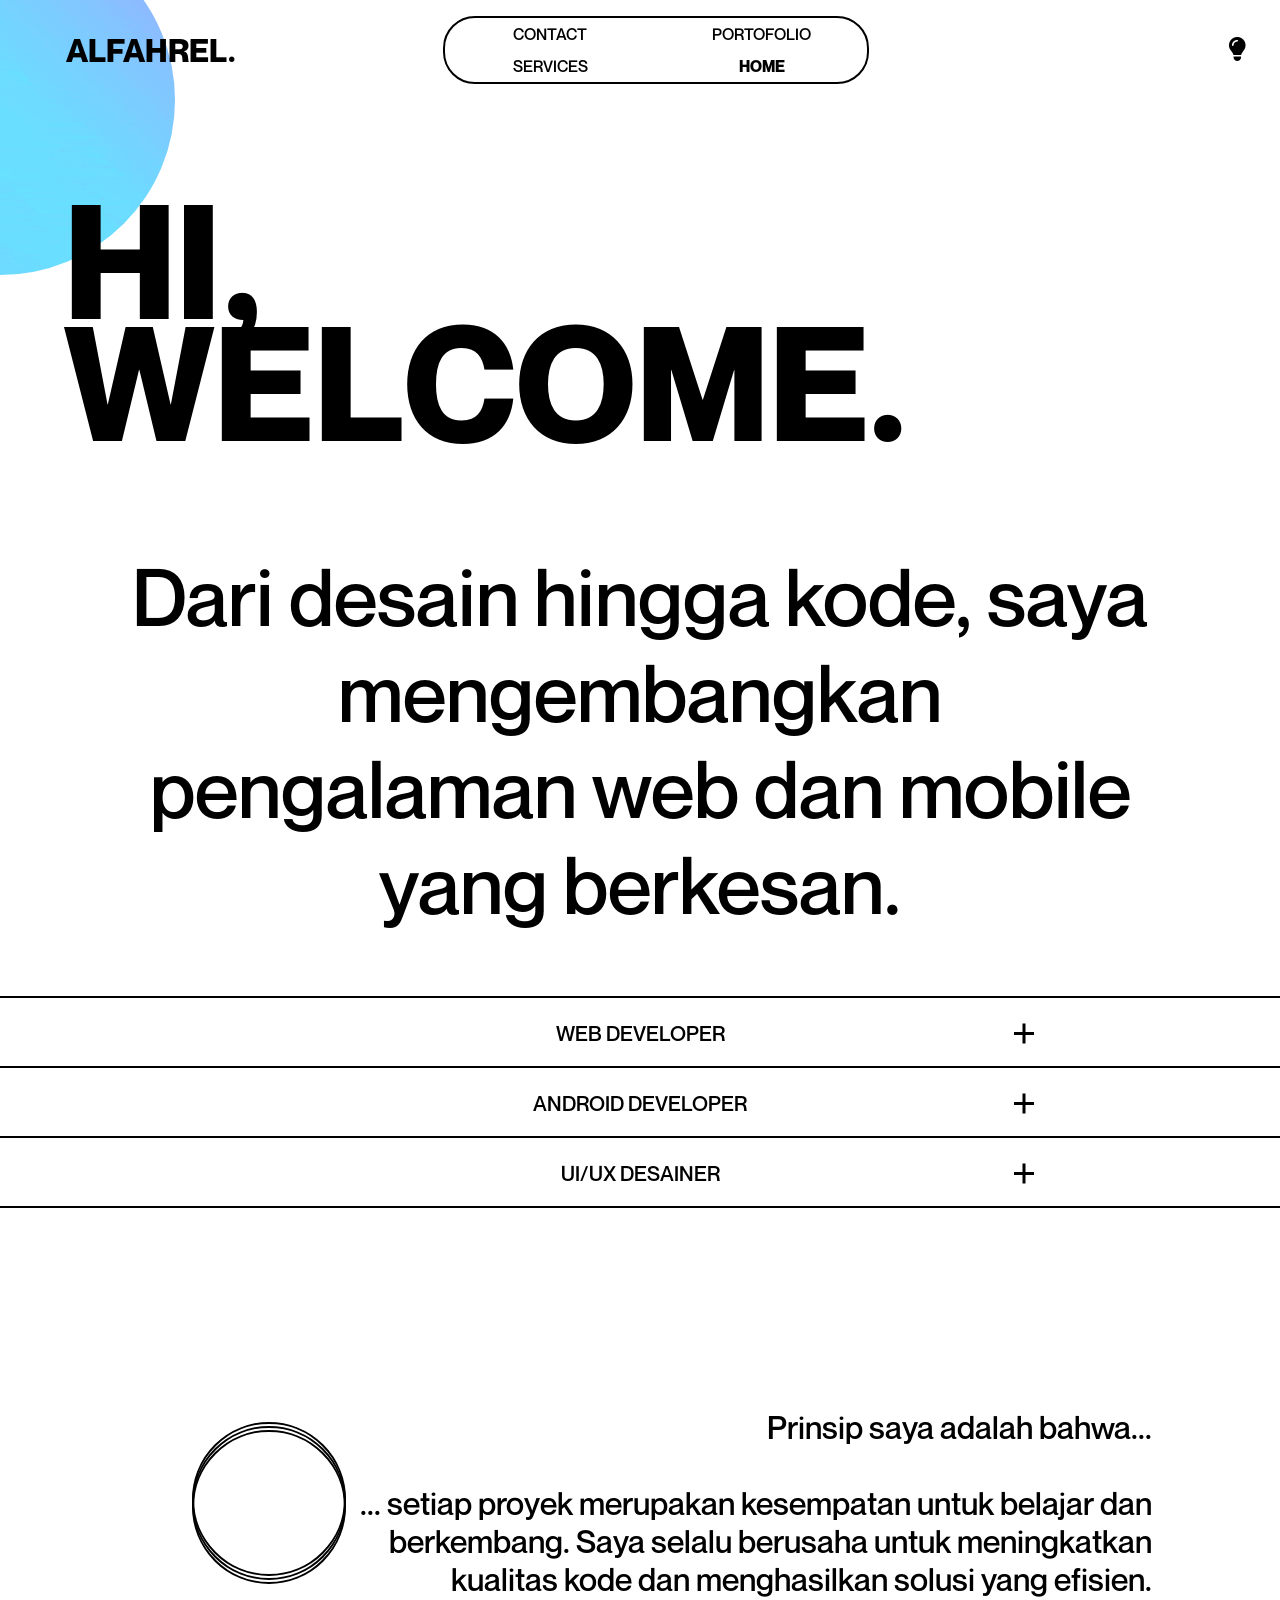
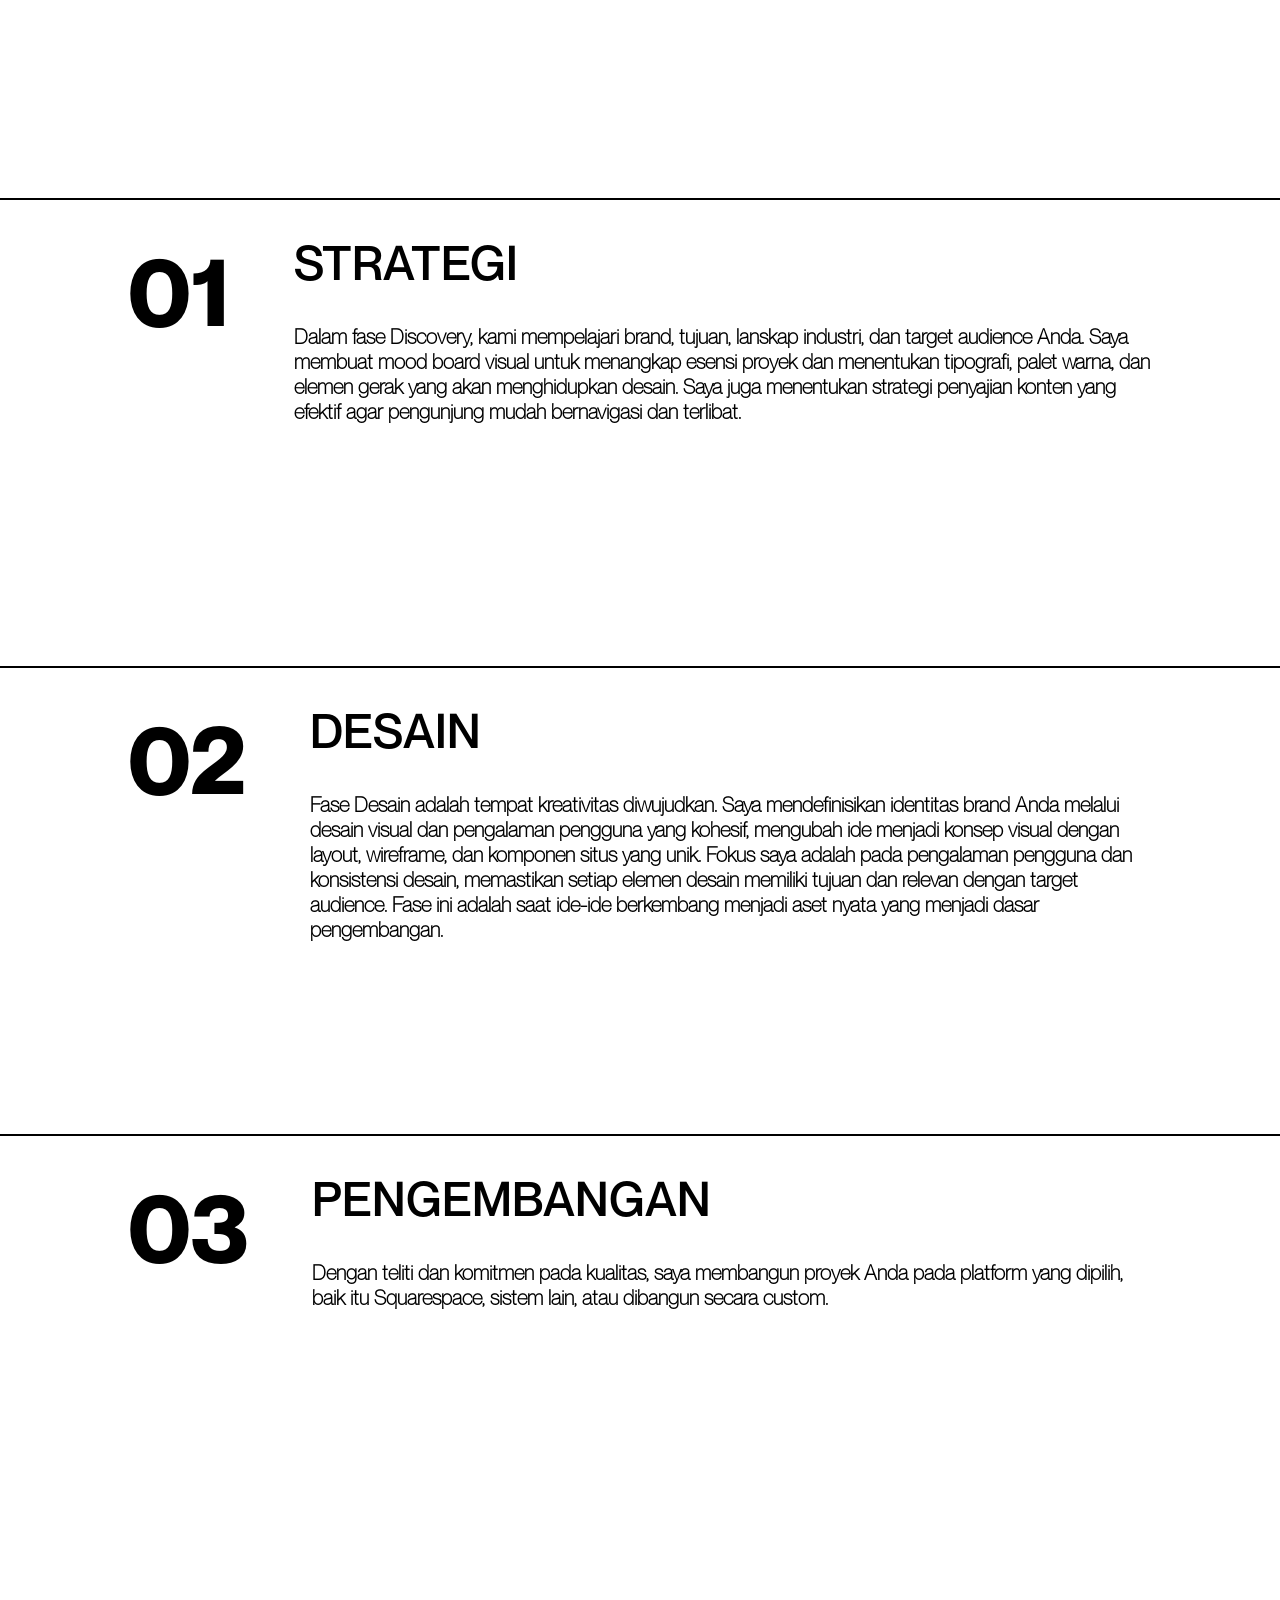
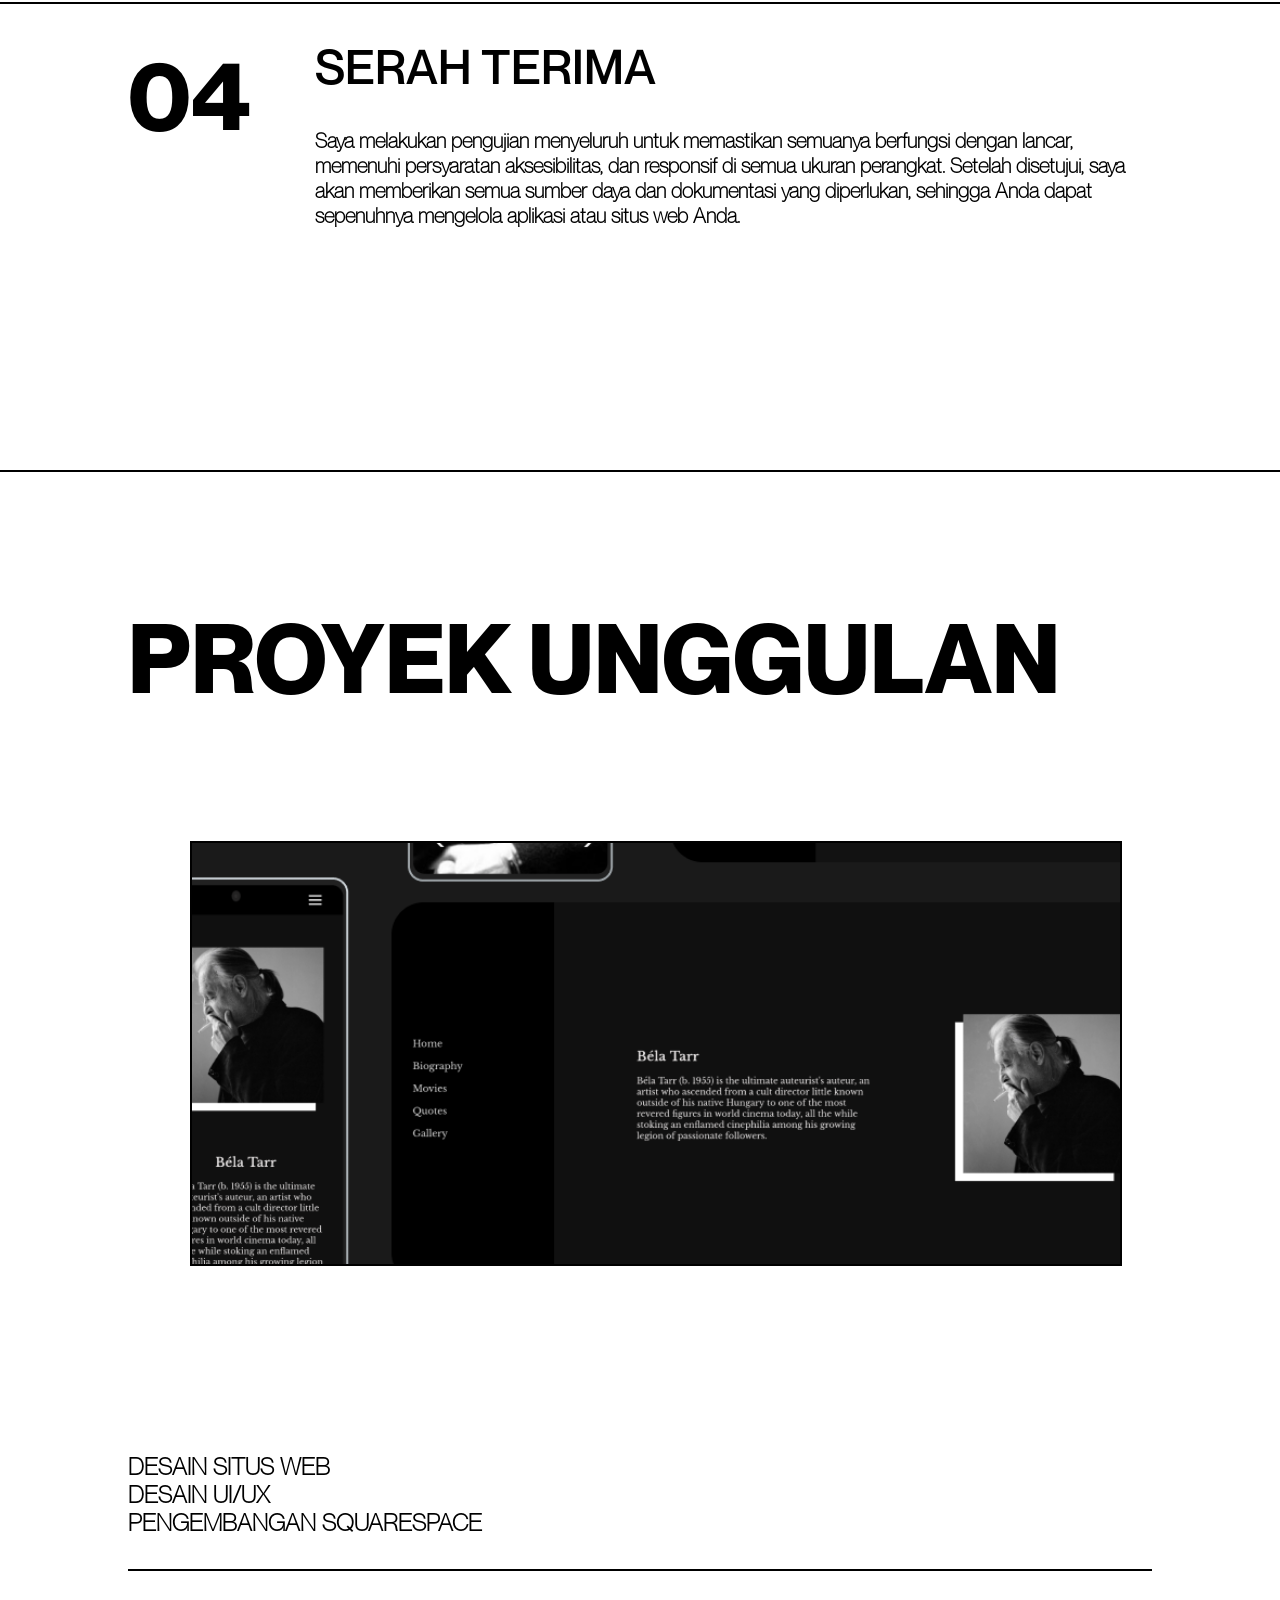
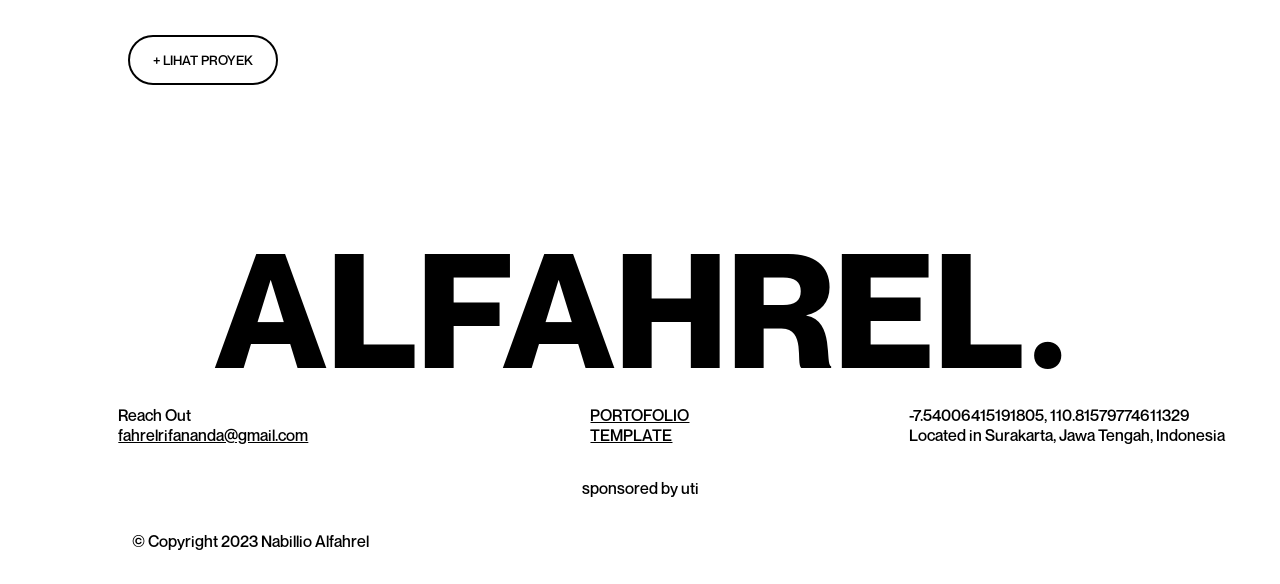
<file: index.html>
<!DOCTYPE html>
<html lang="en">
  <head>
    <meta charset="UTF-8" />
    <meta name="viewport" content="width=device-width, initial-scale=1.0" />
    <title>Alfahrel</title>
    <link rel="stylesheet" href="fonts/fontsawesome-6/css/all.css" />
    <link rel="stylesheet" href="css/style.css" />
    <link rel="stylesheet" href="css/home.css" />
    <link rel="stylesheet" href="css/cursor.css" />
  </head>
  <body>
    <nav class="navbar">
      <div class="logo">ALFAHREL.</div>
      <div class="menu">
        <a href="contact.html">CONTACT</a>
        <a href="portofolio.html">PORTOFOLIO</a>
        <a href="services.html">SERVICES</a>
        <a href="index.html" class="active">HOME</a>
      </div>

      <div class="theme">
        <i class="fa-regular fa-lightbulb theme-button"></i>
        <div class="hamburger">
            <div></div>
            <div></div>
          </div>
        
      </div>
     
    </nav>
    <div class="menu-mobile">
      <a href="contact.html">Contact</a>
      <a href="portofolio.html">Portofolio</a>
      <a href="services.html">Services</a>
      <!-- <a href="blog.html">BLOG</a> -->
      <a href="index.html" class="active">Home</a>
    </div>
    <div class="big-cursor"></div>
    <main>
        <section id="big-name">
            HI,
            <br />
            <div class="fahrel"></div>
        </section>
        <section id="i-create">
            <div class="text-i-create">
                Dari desain hingga kode, saya  mengembangkan pengalaman web dan mobile yang berkesan.
            </div>
        </section>
        <section id="ability">
            <div class="aDiv">
                <div class="a1">
                    <div class="title">
                        <div></div>
                        <div>WEB DEVELOPER</div>
                        <div class="clickExpand1">
                            <div></div>
                            <div></div>
                        </div>
                    </div>
                    <div class="paragraph">
                        <p>
                            Saya memiliki pemahaman mendalam tentang bahasa pemrograman web seperti HTML, CSS, JavaScript, PHP, dan Dart. Saya juga berpengalaman dalam framework dan library populer seperti Laravel, React, dan Flutter.
                        </p>
                    </div>
                </div>
                <div class="a2">
                    <div class="title">
                        <div></div>
                        <div>ANDROID DEVELOPER</div>
                        <div class="clickExpand2">
                            <div></div>
                            <div></div>
                        </div>
                    </div>
                    <div class="paragraph">
                        <p>
                            Sebagai pengembang Android, saya mahir dalam menggunakan Java dan Kotlin untuk membangun aplikasi Android yang berkualitas tinggi dan responsif. Saya juga familiar dengan Android SDK dan berbagai tool pengembangan Android.
                        </p>
                    </div>
                </div>
                <div class="a3">
                    <div class="title">
                        <div></div>
                        <div>UI/UX DESAINER</div>
                        <div class="clickExpand3">
                            <div></div>
                            <div></div>
                        </div>
                    </div>
                    <div class="paragraph">
                        <p>
                            Saya memiliki pengalaman dalam merancang dan mengembangkan antarmuka pengguna (UI) yang menarik dan intuitif. Saya mengutamakan pengalaman pengguna (UX) yang optimal untuk memastikan aplikasi mudah digunakan dan memberikan nilai tambah bagi pengguna.
                        </p>
                    </div>
                </div>
            </div>
        </section>
        <section id="i-said">
            <div class="i-said-circle">
                <div></div>
                <div></div>
                <div></div>
            </div>
            <div class="i-said-text">
                <div class="first-p text-para">
                    Prinsip saya adalah bahwa...
                </div>
                <br />
                <div class="second-p text-para">
                    ... setiap proyek merupakan kesempatan untuk belajar dan berkembang. Saya selalu berusaha untuk meningkatkan kualitas kode dan menghasilkan solusi yang efisien.
                </div>
            </div>
        </section>
        <section id="steps">
            <div class="step1 the-step">
                <div class="number">01</div>
                <div class="title-desc">
                    <div class="title">STRATEGI</div>
                    <div class="desc">
                        Dalam fase Discovery, kami mempelajari brand, tujuan, lanskap industri, dan target audience Anda. Saya membuat mood board visual untuk menangkap esensi proyek dan menentukan tipografi, palet warna, dan elemen gerak yang akan menghidupkan desain. Saya juga menentukan strategi penyajian konten yang efektif agar pengunjung mudah bernavigasi dan terlibat.
                    </div>
                </div>
            </div>
            <div class="step2 the-step">
                <div class="number">02</div>
                <div class="title-desc">
                    <div class="title">DESAIN</div>
                    <div class="desc">
                        Fase Desain adalah tempat kreativitas diwujudkan. Saya mendefinisikan identitas brand Anda melalui desain visual dan pengalaman pengguna yang kohesif, mengubah ide menjadi konsep visual dengan layout, wireframe, dan komponen situs yang unik. Fokus saya adalah pada pengalaman pengguna dan konsistensi desain, memastikan setiap elemen desain memiliki tujuan dan relevan dengan target audience. Fase ini adalah saat ide-ide berkembang menjadi aset nyata yang menjadi dasar pengembangan.
                    </div>
                </div>
            </div>
            <div class="step3 the-step">
                <div class="number">03</div>
                <div class="title-desc">
                    <div class="title">PENGEMBANGAN</div>
                    <div class="desc">
                        Dengan teliti dan komitmen pada kualitas, saya membangun proyek Anda pada platform yang dipilih, baik itu Squarespace, sistem lain, atau dibangun secara custom.
                    </div>
                </div>
            </div>
            <div class="step4 the-step">
                <div class="number">04</div>
                <div class="title-desc">
                    <div class="title">SERAH TERIMA</div>
                    <div class="desc">
                        Saya melakukan pengujian menyeluruh untuk memastikan semuanya berfungsi dengan lancar, memenuhi persyaratan aksesibilitas, dan responsif di semua ukuran perangkat. Setelah disetujui, saya akan memberikan semua sumber daya dan dokumentasi yang diperlukan, sehingga Anda dapat sepenuhnya mengelola aplikasi atau situs web Anda.
                    </div>
                </div>
            </div>
        </section>
        <section id="featured-project">
            <div class="title-for-">
                PROYEK UNGGULAN
            </div>
            <div class="content">
                <div class="text">
                    <div class="title-project">
                        BELA TARR
                    </div>
                    <div class="components-project">
                        <p>DESAIN SITUS WEB</p>
                        <p>DESAIN UI/UX</p>
                        <p>PENGEMBANGAN SQUARESPACE</p>
                    </div>
                    <div class="button-project">
                        <button>
                            <a href="https://alfahrelrifananda.github.io/Bela-Tarr/#home">
                            + LIHAT PROYEK
                            </a>
                        </button>
                    </div>
                </div>
                <div class="image">
                    <div>
    
                    </div>
                </div>
            </div>
        </section>
    </main>
    <footer>
        <div class="logo-footer">
            ALFAHREL.
        </div>
        <div class="contact-footer">
            <div>
                <p>Reach Out</p>
                <p><u>fahrelrifananda@gmail.com</u></p>
            </div>
            <div>
                <p><u>PORTOFOLIO</u></p>
                <p><u>TEMPLATE</u></p>
            </div>
            <div>
                <p>-7.54006415191805, 110.81579774611329</p>
                <p>Located in Surakarta, Jawa Tengah, Indonesia</p>
            </div>
        </div>
        <div class="sponsored-footer">
            sponsored by uti
        </div>
        <div class="copyright-footer">
            © Copyright 2023 Nabillio Alfahrel
        </div>
    </footer>  
    <script src="js/script.js"></script>
    <script src="js/home.js"></script>
  </body>
</html>
</file>
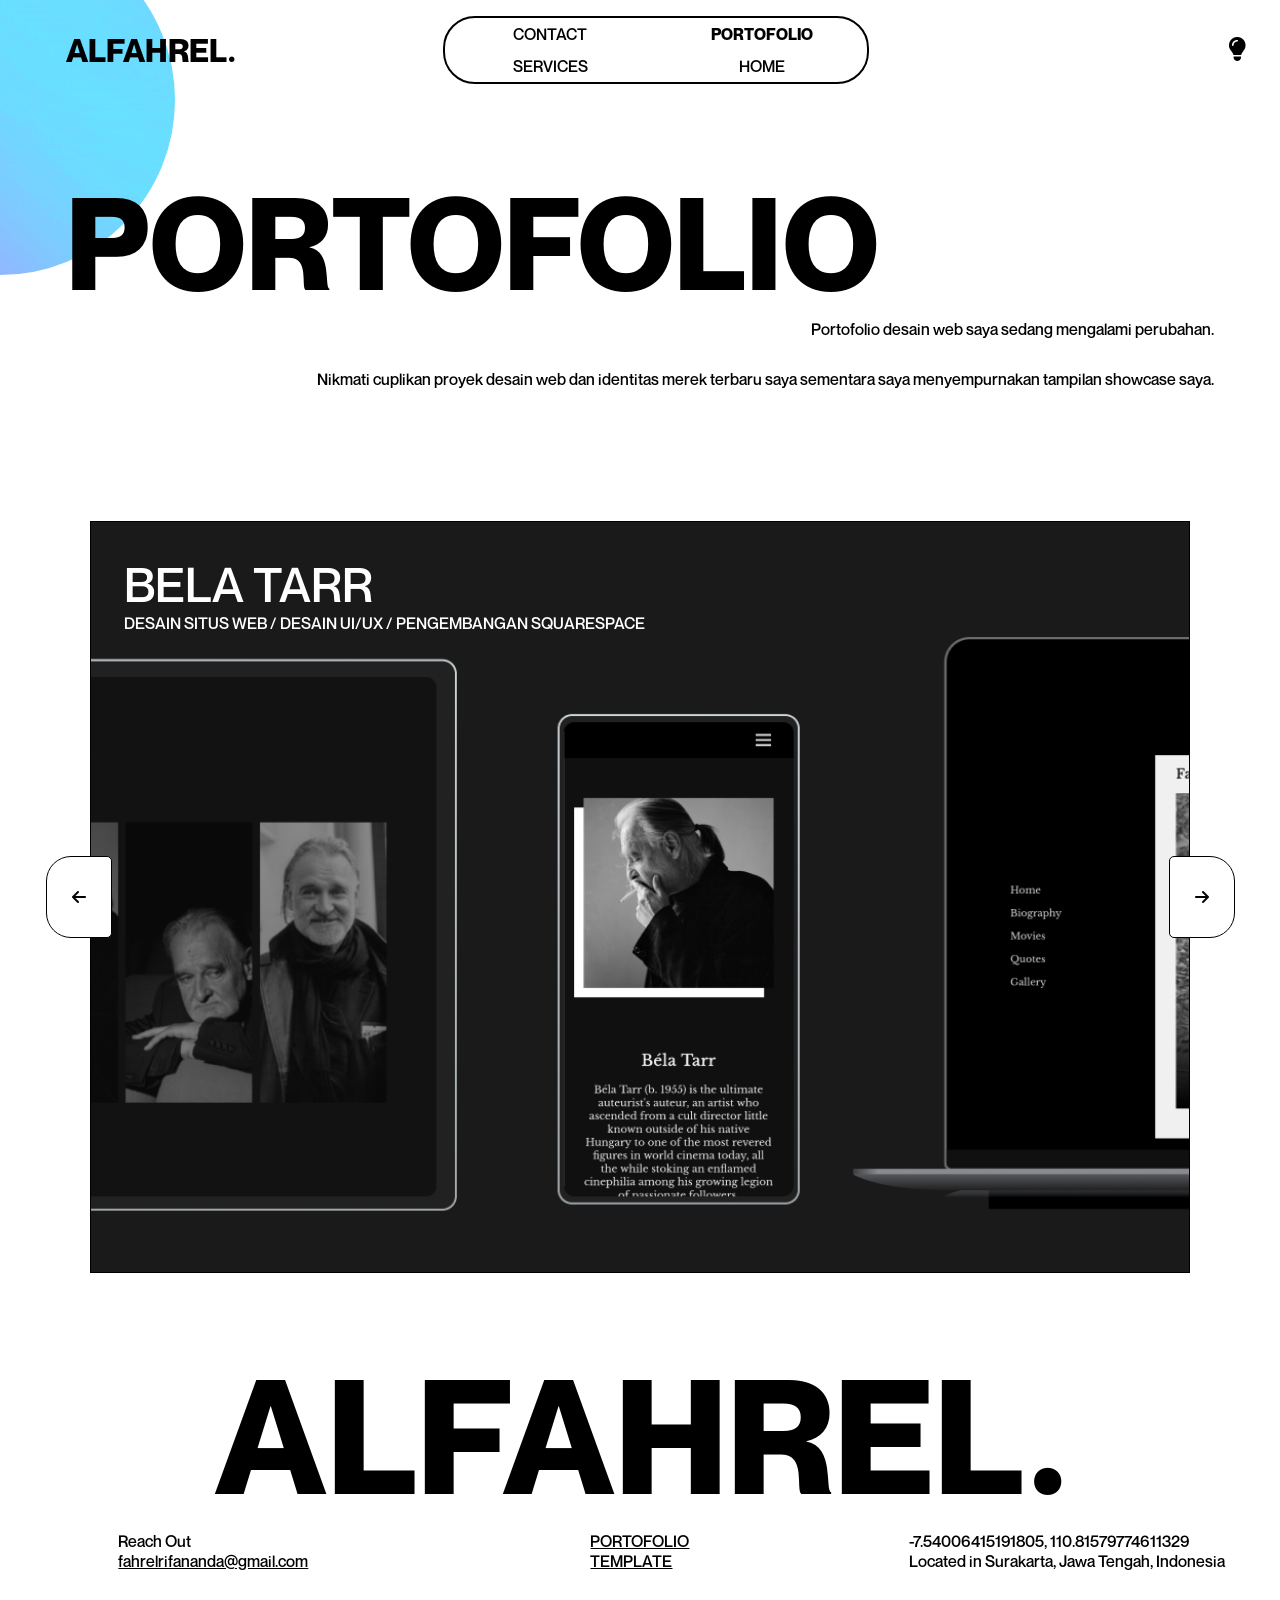
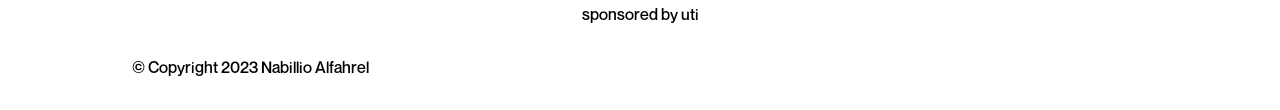
<file: portofolio.html>
<!DOCTYPE html>
<html lang="en">
  <head>
    <meta charset="UTF-8" />
    <meta name="viewport" content="width=device-width, initial-scale=1.0" />
    <title>Alfahrel</title>
    <link rel="stylesheet" href="fonts/fontsawesome-6/css/all.css" />
    <link rel="stylesheet" href="css/style.css" />
    <link rel="stylesheet" href="css/portofolio.css" />
    <link rel="stylesheet" href="css/cursor.css" />
  </head>
  <body>
    <nav class="navbar">
      <div class="logo">ALFAHREL.</div>
      <div class="menu">
        <a href="contact.html">CONTACT</a>
        <a href="portofolio.html" class="active">PORTOFOLIO</a>
        <a href="services.html">SERVICES</a>
        <!-- <a href="blog.html">BLOG</a> -->
        <a href="index.html">HOME</a>
      </div>

      <div class="theme">
        <i class="fa-regular fa-lightbulb theme-button"></i>
        <div class="hamburger">
          <div></div>
          <div></div>
        </div>
      </div>
    </nav>
    <div class="menu-mobile">
      <a href="contact.html">Contact</a>
      <a href="portofolio.html" class="active">Portofolio</a>
      <a href="services.html">Services</a>
      <a href="index.html">Home</a>
    </div>
    <div class="big-cursor"></div>
    <main>
      <section id="porto-folio">
        <div>PORTOFOLIO</div>
        <div>Portofolio desain web saya sedang mengalami perubahan.</div>
        <div>
          Nikmati cuplikan proyek desain web dan identitas merek terbaru saya
          sementara saya menyempurnakan tampilan showcase saya.
        </div>
      </section>
      <section id="showcase">
        <div class="arrow-nav left"><i class="fa-solid fa-arrow-left"></i></div>
        <div class="showcase-content">
          <div class="the-showcase">
            <div class="the-s-title">BELA TARR</div>
            <div class="the-s-second">
              DESAIN SITUS WEB / DESAIN UI/UX / PENGEMBANGAN SQUARESPACE
            </div>
          </div>
        </div>
        <div class="arrow-nav right">
          <i class="fa-solid fa-arrow-right"></i>
        </div>
      </section>
    </main>
    <footer>
      <div class="logo-footer">ALFAHREL.</div>
      <div class="contact-footer">
        <div>
          <p>Reach Out</p>
          <p><u>fahrelrifananda@gmail.com</u></p>
        </div>
        <div>
          <p><u>PORTOFOLIO</u></p>
          <p><u>TEMPLATE</u></p>
        </div>
        <div>
          <p>-7.54006415191805, 110.81579774611329</p>
          <p>Located in Surakarta, Jawa Tengah, Indonesia</p>
        </div>
      </div>
      <div class="sponsored-footer">sponsored by uti</div>
      <div class="copyright-footer">© Copyright 2023 Nabillio Alfahrel</div>
    </footer>
    <script src="js/script.js"></script>
    <script src="js/portofolio.js"></script>
  </body>
</html>
</file>
<file: css/style.css>
@font-face {
  font-family: 'neue-montreal-bold';
  src: url('../fonts/NeueMontreal-Bold.otf');
}
@font-face {
  font-family: 'neue-montreal-light';
  src: url('../fonts/NeueMontreal-Light.otf');
}
@font-face {
  font-family: 'neue-montreal-medium';
  src: url('../fonts/NeueMontreal-Medium.otf');
}

* {
  margin: 0;
  padding: 0;
}
:root {
  --black: black;
  --white: white;
}
::-moz-selection {
  color: var(--white);
  background: var(--black);
}

::selection {
  color: var(--white);
  background: var(--black);
}
::-webkit-scrollbar {
  width: 10px;
}

::-webkit-scrollbar-track {
  border-radius: 15px;
}

::-webkit-scrollbar-thumb {
  background: var(--black);
}
body {
  background-color: var(--white);
  overflow-x: hidden;
}
.navbar {
  display: grid;
  z-index: 99;
  width: 100%;
  transition: all 0.5s;
  opacity: 1;
  grid-template-columns: 1fr 1fr 1fr;
  align-items: center;
  padding: 16px;
}
.navbar.opacity {
  opacity: 0.3;
}
.navbar .logo {
  font-family: 'neue-montreal-bold';
  font-size: 2em;
  color: var(--black);
  padding-left: 50px;
}
.navbar .menu {
  display: grid;
  grid-template-columns: 1fr 1fr 1fr 1fr;
  justify-items: center;
  border-radius: 32px;
  font-family: 'neue-montreal-medium';
  border: solid 2px var(--black);
  overflow: hidden;
}
.menu-mobile {
  display: none;
}
.navbar .menu a {
  width: 116px;
  display: flex;
  align-items: center;
  justify-content: center;
  text-decoration: none;
  color: var(--black);
  border-radius: 32px;
  height: 32px;
  cursor: pointer;
}

.navbar .theme {
  font-size: 1.5em;
  cursor: pointer;
  text-align: right;
  color: var(--black);
  padding-right: 50px;
}
.navbar .theme .theme-button {
  transition: transform 0.3s ease;
  position: relative;
}
.navbar .theme .theme-button.rotate {
  transform: rotate(0deg);
}
.navbar .menu .active {
  font-family: 'neue-montreal-bold';
}
footer .logo-footer {
  font-size: 16em;
  opacity: 0;
  text-align: center;
  transition: all 3s;
  color: var(--black);
  font-family: 'neue-montreal-bold';
}
footer .contact-footer {
  display: grid;
  grid-template-columns: 1fr 1fr 1fr;
  justify-items: center;
  color: var(--black);
  font-family: 'neue-montreal-medium';
}
footer .sponsored-footer {
  text-align: center;
  padding: 33px;
  padding-bottom: 0px;
  color: var(--black);
  font-family: 'neue-montreal-medium';
}
footer .copyright-footer {
  padding: 33px;
  color: var(--black);
  font-family: 'neue-montreal-medium';
  padding-left: 132px;
}
.logo-footer.show {
  opacity: 1;
  transform: translateY(0);
}
@media screen and (max-width: 1400px) {
  body {
    overflow-x: hidden;
  }
  .navbar .menu {
    grid-template-columns: 1fr 1fr;
  }
  footer .logo-footer {
    font-size: 10em;
  }
}
@media screen and (max-width: 800px) {
  body {
    overflow-x: hidden;
  }
  .navbar .menu {
    display: none;
  }
  .navbar .logo {
    padding-left: 0px;
  }
  .hamburger {
    width: 30px;
    height: 50px;
  }
  .hamburger div:nth-child(1) {
    background-color: var(--black);
    width: 100%;
    border-radius: 10px;
    position: relative;
    z-index: 99;
    top: 17px;
    transition: all 0.5s;
    height: 3px;
  }
  .hamburger div:nth-child(1).show {
    top: 18px;
    rotate: -50deg;
  }
  .hamburger div:nth-child(2) {
    background-color: var(--black);
    width: 100%;
    z-index: 100;
    position: relative;
    transition: all 0.5s;
    top: 23px;
    height: 3px;
    border-radius: 10px;
  }
  .hamburger div:nth-child(2).show {
    top: 15px;
    rotate: 50deg;
  }
  .navbar {
    grid-template-columns: 1fr 1fr;
    justify-items: center;
  }
  .theme {
    display: grid;
    gap: 30px;
    grid-template-columns: 1fr 1fr;
    align-items: center;
  }
  .menu-mobile {
    display: flex;
    flex-direction: column;
    justify-content: center;
    align-items: center;
    position: fixed;
    background-color: var(--white);
    z-index: 99;
    opacity: 0;
    width: 100%;
    transition: all 0.5s;
    height: calc(100vh - 32px);
  }
  body.overflow-hide {
    overflow-y: hidden;
    overflow-x: hidden;
  }
  .menu-mobile.show {
    opacity: 1;
    z-index: 99;
  }
  .menu-mobile a {
    text-decoration: none;
    color: var(--black);
    height: 75px;
    width: 150px;
    text-align: center;
    font-size: 2.5em;
    font-family: 'neue-montreal-medium';
  }
  footer .logo-footer {
    font-size: 3em;
    text-align: center;
    padding: 15px;
    padding-left: 10px;
  }
  footer .contact-footer {
    grid-template-columns: 1fr;
    justify-items: center;
  }
  footer .contact-footer div:nth-child(1),
  footer .contact-footer div:nth-child(2),
  footer .contact-footer div:nth-child(3) {
    text-align: center;
    padding: 15px;
    padding-left: 10px;
  }
  footer .contact-footer div:nth-child(2) {
    display: grid;
    grid-template-columns: 1fr 1fr;
    gap: 10px;
  }
  footer .sponsored-footer {
    text-align: center;
    padding: 15px;
    padding-left: 10px;
  }
  footer .copyright-footer {
    text-align: center;
    padding: 15px;
    padding-left: 10px;
  }
  .menu-mobile .active {
    text-decoration: underline;
  }
}
</file>
<file: css/home.css>
#big-name {
  font-family: 'neue-montreal-bold';
  font-size: 13vw ;
  color: var(--black);
  padding-top: 5vw;
  padding-left: 5vw;
  padding-right: 5vw;
}
.fahrel {
  position: relative;
  top: -70px;
}
.fahrel span {
  opacity: 0;
  display: inline-block;
}
.fahrel span.visible {
  opacity: 1;
}

#i-create {
  font-size: 10vh;
  width: fit-content;
  height: 95vh;
  display: grid;
  padding-left: 5vw;
  padding-right: 5vw;
  place-items: center;
}
#i-create .text-i-create {
  text-align: center;
  width: 90%;
  transform: scale(0.5);
  opacity: 0;
  font-family: 'neue-montreal-medium';
  color: var(--black);
  transition: transform 1s ease, opacity 1s ease;
}
@keyframes popIn {
  0% {
    transform: scale(0.5);
    opacity: 0;
  }
  100% {
    transform: scale(1);
    opacity: 1;
  }
}
.animate-pop {
  animation: popIn 1s ease forwards;
}
#ability {
  height: 90vh;
  display: grid;
  place-items: center;
}
#ability .aDiv {
  width: 100%;
}
#ability .aDiv .a1,
#ability .aDiv .a2,
#ability .aDiv .a3 {
  border-top: 2px solid var(--black);
  border-bottom: 2px solid var(--black);
  display: grid;
  grid-template-rows: 1fr 1fr;
  justify-items: center;
  align-items: center;
  padding-left: 5vw;
  padding-right: 5vw;
  overflow: hidden;
  transition: all 0.5s;
  height: 88px;
  width: calc(100% - 10vw);
  color: var(--black);
}
#ability .aDiv .a1 .title,
#ability .aDiv .a2 .title,
#ability .aDiv .a3 .title {
  font-family: 'neue-montreal-medium';
  font-size: 2.5em;
  padding-top: 20px;
  padding-bottom: 20px;
  width: 100%;
  display: grid;
  grid-template-columns: 1fr 1fr 1fr;
  justify-items: center;
  align-items: center;
}
#ability .aDiv .a1 .title .clickExpand1,
#ability .aDiv .a2 .title .clickExpand2,
#ability .aDiv .a3 .title .clickExpand3 {
  width: 30px;
  height: 30px;
  display: grid;
  place-items: center;
}
#ability .aDiv .a1 .title .clickExpand1 div,
#ability .aDiv .a2 .title .clickExpand2 div,
#ability .aDiv .a3 .title .clickExpand3 div {
  width: 20px;
  position: absolute;
  transition: all 0.5s;
  height: 3px;
  background-color: var(--black);
}
#ability .aDiv .a1 .title .clickExpand1 div:nth-child(1),
#ability .aDiv .a2 .title .clickExpand2 div:nth-child(1),
#ability .aDiv .a3 .title .clickExpand3 div:nth-child(1) {
  transform: rotate(90deg);
}
#ability .aDiv .a1 .title .clickExpand1 div:nth-child(1).expanded,
#ability .aDiv .a2 .title .clickExpand2 div:nth-child(1).expanded,
#ability .aDiv .a3 .title .clickExpand3 div:nth-child(1).expanded {
  transform: rotate(0deg);
}
#ability .aDiv .a1.expanded,
#ability .aDiv .a2.expanded,
#ability .aDiv .a3.expanded {
  height: 350px;
}
#ability .aDiv .a1 .paragraph,
#ability .aDiv .a2 .paragraph,
#ability .aDiv .a3 .paragraph {
  width: 80%;
  letter-spacing: 3px;
  font-family: 'neue-montreal-light';
  font-size: 4vh;
  text-align: center;
}
#ability .aDiv .a2,
#ability .aDiv .a3 {
  border-top: 0px solid transparent;
}
.a1,
.a2,
.a3 {
  opacity: 0;
  transform: translateY(-10px);
  transition: opacity 1s, transform 1s;
}

.a1.show,
.a2.show,
.a3.show {
  opacity: 1;
  transform: translateY(0);
}

#i-said {
  padding-left: 5vw;
  padding-right: 5vw;
  display:flex;
  font-size: 2.5em;
  height: 100vh;
  width: calc(100% - 10vw);
  overflow: hidden;
  text-align: right;
  color: var(--black);
  font-family: 'neue-montreal-medium';
  align-items: center;
}

#i-said .i-said-text {
  position: relative;
  padding-right: 10vw;
}
#i-said .i-said-circle {
  display: flex;
  height: fit-content;
  flex-direction: column;
  position: relative;
  padding-left: 10vw;
}
#i-said .i-said-circle div {
  border-radius: 50%;
  border: 2px solid var(--black);
  width: 350px;
  position: relative;
  transition: all 1s;
  height: 350px;
}
#i-said .i-said-circle div:nth-child(1) {
  transform: translateY(250px);
}
#i-said .i-said-circle div:nth-child(3) {
  transform: translateY(-250px);
}
#i-said .i-said-circle div:nth-child(1).out {
  transform: translateY(350px);
}
#i-said .i-said-circle div:nth-child(3).out {
  transform: translateY(-350px);
}
.first-p,
.second-p {
  position: relative;
  opacity: 0;
  transform: translateY(-30px);
  transition: opacity 1s, transform 1s;
}

.first-p.show,
.second-p.show {
  opacity: 1;
  transform: translateY(0);
}

#steps {
  height: fit-content;
  margin-top: 5vw;
}
#steps .step1,
#steps .step2,
#steps .step3,
#steps .step4 {
  display: flex;
  padding-left: 10vw;
  padding-right: 10vw;
  height: 200px;
  padding-top: 33px;
  padding-bottom: 33px;
  border-top: 2px solid var(--black);
  border-bottom: 2px solid var(--black);
}
#steps .step1 .number,
#steps .step2 .number,
#steps .step3 .number,
#steps .step4 .number {
  font-size: 6em;
  padding-right: 5vw;
  color: var(--black);
  font-family: 'neue-montreal-bold';
}
#steps .step1 .title-desc .title,
#steps .step2 .title-desc .title,
#steps .step3 .title-desc .title,
#steps .step4 .title-desc .title {
  font-family: 'neue-montreal-medium';
  font-size: 3em;
  color: var(--black);
  margin-bottom: 33px;
}
#steps .step1 .title-desc .desc,
#steps .step2 .title-desc .desc,
#steps .step3 .title-desc .desc,
#steps .step4 .title-desc .desc {
  font-family: 'neue-montreal-light';
  color: var(--black);
  font-weight: 700;
  font-size: 1.3em;
}
#steps .step2,
#steps .step3,
#steps .step4 {
  border-top: 0px solid transparent;
}

.the-step,
.title-for-,
.title-project,
.components-project,
.button-project,
.image {
  position: relative;
  opacity: 0;
  transform: translateY(-30px);
  transition: opacity 1s, transform 1s;
}

.the-step.show,
.title-for-.show,
.title-project.show,
.components-project.show,
.button-project.show,
.image.show {
  opacity: 1;
  transform: translateY(0);
}
#featured-project {
  display: flex;
  flex-direction: column;
  padding-left: 10vw;
  padding-right: 10vw;
}
#featured-project .title-for- {
  font-family: 'neue-montreal-bold';
  font-size: 6em;
  color: var(--black);
  padding-top: 10vw;
  width: 100%;
}
#featured-project .content {
  display: grid;
  grid-template-columns: 1fr 1fr;
  padding-top: 10vw;
  padding-bottom: 10vw;
}
#featured-project .content .text {
  width: 100%;
  padding-top: 5vw;
}
#featured-project .content .text .title-project {
  font-size: 3em;
  color: var(--black);
  font-family: 'neue-montreal-medium';
  border-bottom: 2px solid var(--black);
}
#featured-project .content .text .components-project {
  font-size: 1.5em;
  color: var(--black);
  padding-top: 5vw;
  padding-bottom: 33px;
  font-weight: 700;
  font-family: 'neue-montreal-light';
  border-bottom: 2px solid var(--black);
}
#featured-project .content .text .button-project button {
  border: 2px solid var(--black);
  margin-top: 5vw;
  background-color: transparent;
  overflow: hidden;
  height: 50px;
  width: 150px;
  border-radius: 5vw;
  transition: all 0.5s;
}
#featured-project .content .text .button-project button:hover {
  background-color: var(--black);
  border: 2px solid var(--white);
}
#featured-project .content .text .button-project button:hover a {
  color: var(--white);
}
#featured-project .content .text .button-project button a {
  text-decoration: none;
  color: var(--black);
  width: 100%;
  padding: 10px;
  height: 100%;
  font-family: 'neue-montreal-medium';
}
#featured-project .content .image {
  display: grid;
  padding-left: 5vw;
  padding-right: 2.5vw;
  place-items: center;
}
#featured-project .content .image div {
  width: 100%;
  height: 100%;
  background-image: url(../images/bela-tarr.png);
  background-position: center;
  background-repeat: no-repeat;
  background-size: cover;
  border: 2px solid var(--black);
}

@media screen and (max-width: 1400px) {
  #big-name {
    font-size: 10em;
  }
  #i-create {
    font-size: 5em;
    height: fit-content;
  }
  #ability {
    height: fit-content;
    padding-top: 5vw;
    padding-bottom: 5vw;
  }
  #ability .aDiv .a1,
  #ability .aDiv .a2,
  #ability .aDiv .a3 {
    height: 68px;
  }
  #ability .aDiv .a1 .title,
  #ability .aDiv .a2 .title,
  #ability .aDiv .a3 .title {
    font-size: 1.3em;
  }
  #ability .aDiv .a1.expanded,
  #ability .aDiv .a2.expanded,
  #ability .aDiv .a3.expanded {
    height: 450px;
  }
  #i-said {
    font-size: 2em;
    height: fit-content;
  }
  #i-said .i-said-text {
    padding-right: 5vw;
    top: 0px;
  }
  #i-said .i-said-circle {
    top: 0px;
  }
  #i-said .i-said-circle div {
    width: 150px;
    height: 150px;
    margin: 0 auto;
  }
  #i-said .i-said-circle div:nth-child(1) {
    transform: translateY(250px);
  }
  #i-said .i-said-circle div:nth-child(3) {
    transform: translateY(-250px);
  }
  #i-said .i-said-circle div:nth-child(1).out {
    transform: translateY(150px);
  }
  #i-said .i-said-circle div:nth-child(3).out {
    transform: translateY(-150px);
  }
  #steps .step1,
  #steps .step2,
  #steps .step3,
  #steps .step4 {
    height: 400px;
  }
  #featured-project .content {
    grid-template-columns: 1fr;
    grid-template-rows: 1fr 1fr;
  }
  #featured-project .content .text {
    grid-row: 2;
  }
  #featured-project .content .image {
    grid-row: 1;
  }
}
@media screen and (max-width: 800px) {
  #big-name {
    display: none;
  }
  #i-create {
    font-size: 2.5em;
    padding-left: 5vw;
    padding-right: 5vw;
    width: calc(100% - 10vw);
    height: 100vh;
  }
  #ability .aDiv .a1,
  #ability .aDiv .a2,
  #ability .aDiv .a3 {
    padding-left: 5vw;
    padding-right: 5vw;
    width: calc(100% - 10vw);
    height: 75px;
  }
  #ability .aDiv .a1 .title,
  #ability .aDiv .a2 .title,
  #ability .aDiv .a3 .title {
    font-size: 1.4em;
    display: flex;
    flex-wrap: wrap;
    justify-content: space-between;
  }
  #ability .aDiv .a1.expanded,
  #ability .aDiv .a2.expanded,
  #ability .aDiv .a3.expanded {
    height: 550px;
  }
  #ability .aDiv .a1 .paragraph,
  #ability .aDiv .a2 .paragraph,
  #ability .aDiv .a3 .paragraph {
    padding-bottom: 33px;
    text-align: left;
  }
  #i-said {
    flex-direction: column;
  }

  #steps .step1,
  #steps .step2,
  #steps .step3,
  #steps .step4 {
    flex-direction: column;
    border-top: 0px solid var(--black);
    border-bottom: 0px solid var(--black);
    padding-left: 33px;
    padding-right: 33px;
    height: 550px;
  }
  #steps .step1 .title-desc .title,
  #steps .step2 .title-desc .title,
  #steps .step3 .title-desc .title,
  #steps .step4 .title-desc .title {
    font-size: 2em;
  }
  #steps .step4 {
    border-bottom: 2px solid var(--black);
  }
  #featured-project {
    padding-left: 33px;
    padding-right: 33px;
  }
  #featured-project .title-for- {
    font-size: 3em;
    padding-top: 16px;
  }
  #featured-project .content .image {
    padding-left: 0px;
    padding-right: 0px;
  }
}
</file>
<file: css/cursor.css>
.big-cursor {
    background-image: url(../images/cursor.gif);
    background-position: center;
    background-repeat: no-repeat;
    background-size: cover;
    width: 350px;
    height: 350px;
    position: absolute;
    pointer-events: none;
    z-index: -99;
    border-radius: 50%;
    transform: translate(-50%, -50%);
}
.big-cursor.hide {
    opacity: 0;
}
</file>
<file: css/portofolio.css>
#porto-folio {
    font-family: 'neue-montreal-bold';
    color: var(--black);
    padding: 66px;
}
#porto-folio div:nth-child(1) {
    font-size: 10vw;
}
#porto-folio div:nth-child(2) {
    font-family: 'neue-montreal-medium';
    font-weight: 300;
    margin-bottom: 30px;
    text-align: right;
}
#porto-folio div:nth-child(3) {
    font-family: 'neue-montreal-medium';
    text-align: right;
}
#showcase {
    font-family: 'neue-montreal-medium';
    color: white;
    padding: 66px;
}
#showcase .showcase-content {
    width: 100%;
    height: 750px;
    overflow: hidden;
    border: 1px solid var(--black);
}
#showcase .showcase-content .the-showcase {
    width: 100%;
    height: 100%;
    background-image: url(../images/bela-tarr-s.png);
    background-size: cover;
    background-repeat: no-repeat;
    padding: 33px;
    transition: all .5s;
    background-position: center;
}
#showcase .showcase-content .the-showcase .the-s-title {
    font-size: 3em;
}
#showcase .arrow-nav {
    background-color: var(--white);
    border: 1px solid var(--black);
    width: fit-content;
    transition: all .5s;
    height: 30px;
    display: grid;
    color: var(--black);
    place-items: center;
    padding: 25px;
    position: relative;
}
#showcase .arrow-nav:hover {
    background-color: var(--black);
    color: var(--white);
    border: 1px solid var(--white);
}
#showcase .arrow-nav.left {
    border-radius: 25px 5px 5px 25px;
}
#showcase .arrow-nav.right {
    border-radius: 5px 25px 25px 5px;
}
#showcase {
    display: grid;
    justify-items: center;
    align-items: center;
    justify-content: center;
    grid-template-columns: 25px 1fr 25px;
}
</file>
